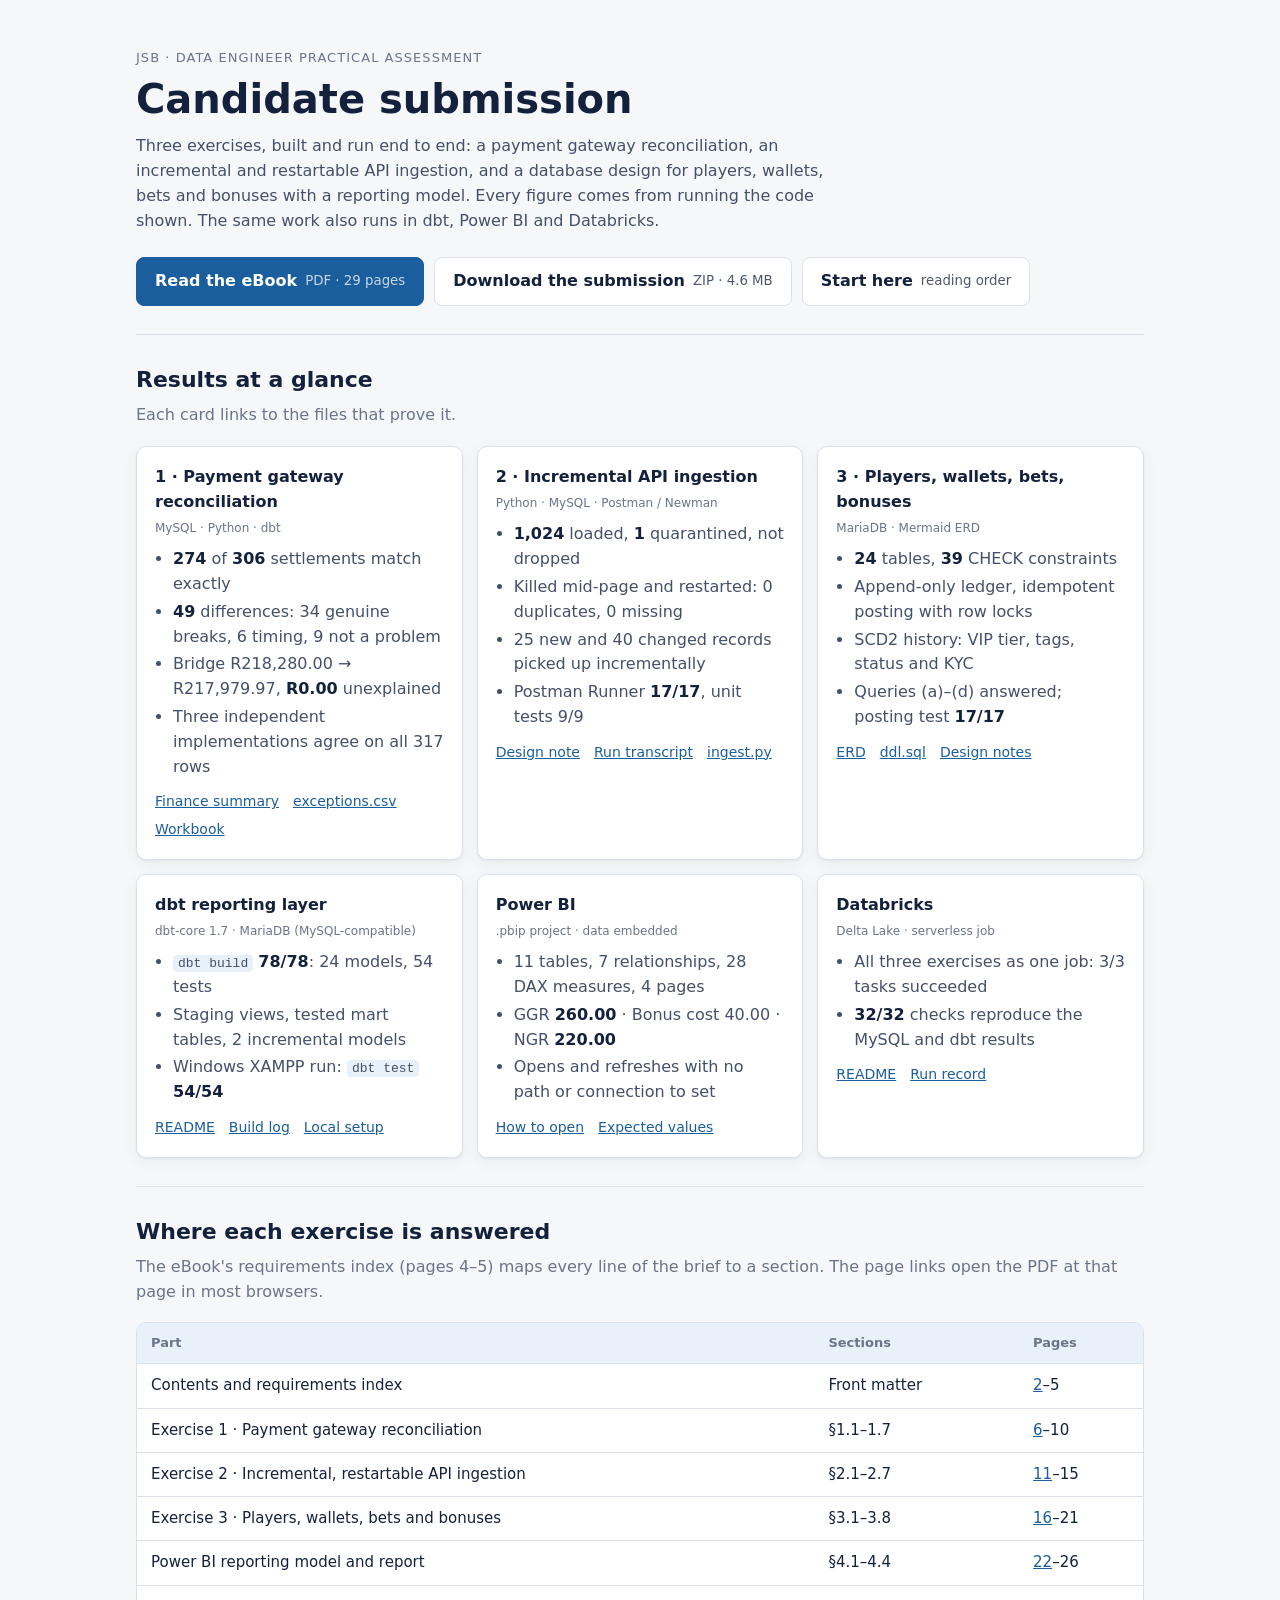
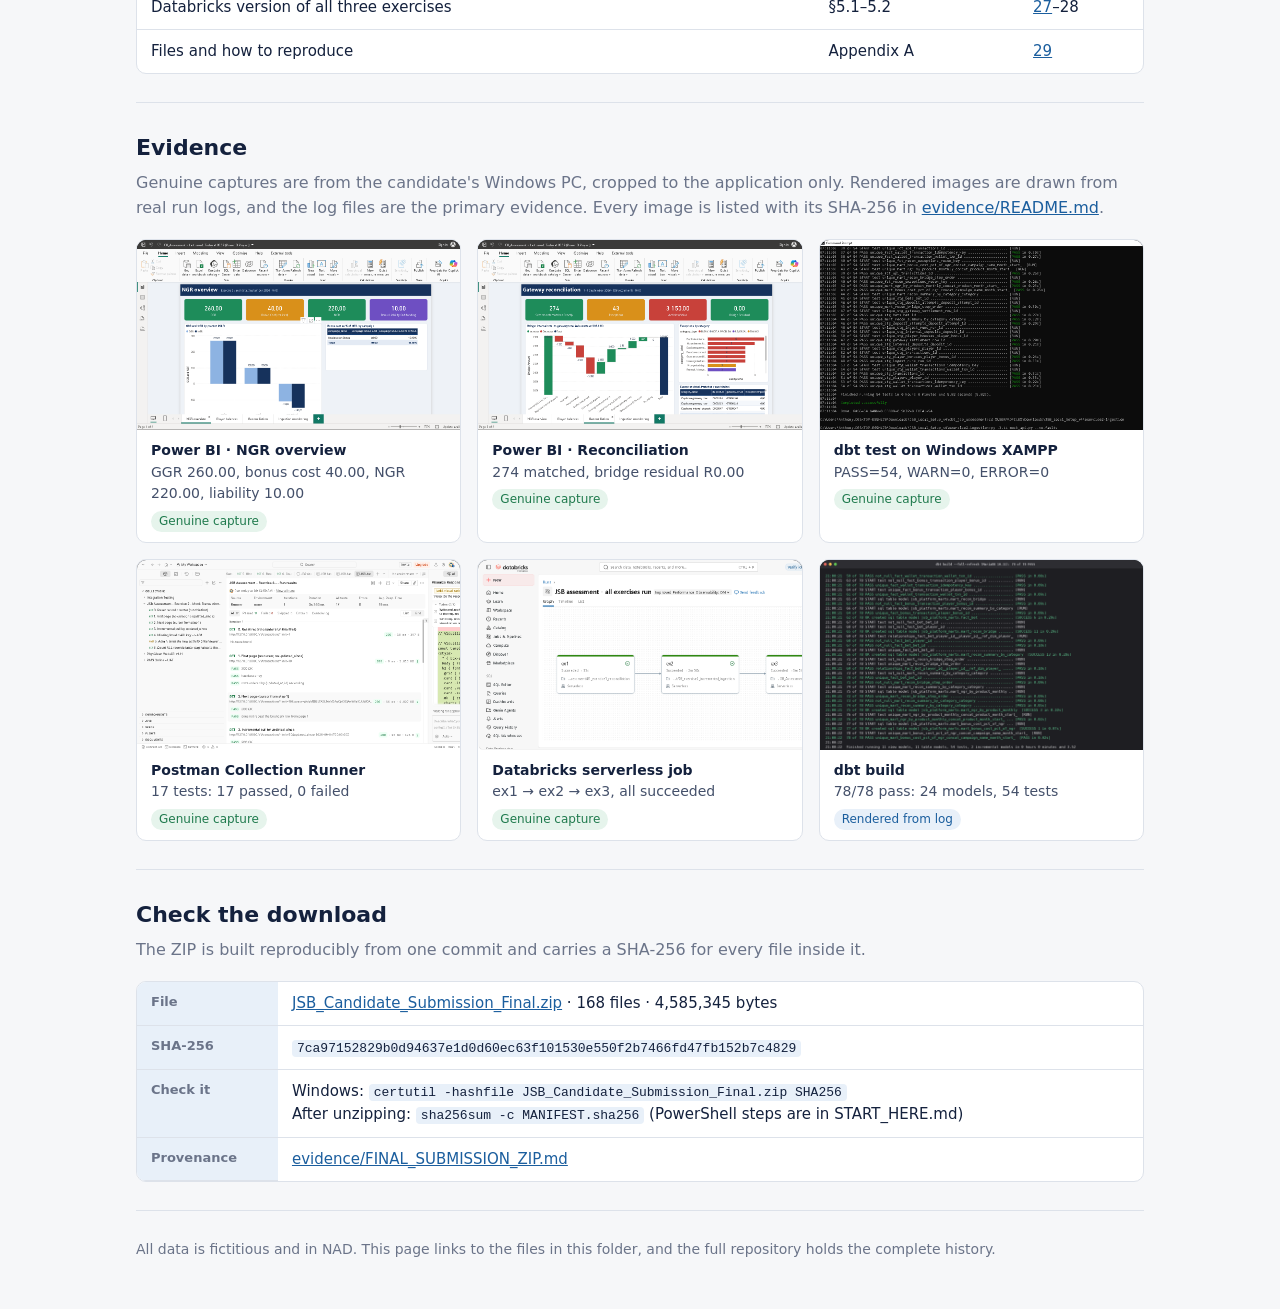
<file: candidate-assessment/index.html>
<!doctype html>
<html lang="en">
<head>
<meta charset="utf-8">
<meta name="viewport" content="width=device-width, initial-scale=1">
<meta name="robots" content="noindex, nofollow">
<title>JSB Assessment Submission</title>
<meta name="description" content="JSB Data Engineer practical assessment: reconciliation, incremental API ingestion, and database design with a reporting model.">
<style>
  :root {
    --bg: #f6f7f9; --surface: #ffffff; --ink: #14213d; --ink-2: #44506a; --muted: #6b7489;
    --line: #dde2ea; --accent: #1b5e9e; --accent-ink: #ffffff; --accent-soft: #e8f0f9;
    --good: #1f7a4d; --good-soft: #e6f4ec; --shadow: 0 1px 2px rgba(20,33,61,.06), 0 4px 16px rgba(20,33,61,.05);
  }
  @media (prefers-color-scheme: dark) {
    :root:not([data-theme="light"]) {
      --bg: #0f141c; --surface: #171e29; --ink: #e8edf5; --ink-2: #b8c2d3; --muted: #8a95a8;
      --line: #2a3444; --accent: #6aa8e8; --accent-ink: #0f141c; --accent-soft: #1c2a3c;
      --good: #5cc48f; --good-soft: #16291f; --shadow: none;
    }
  }
  :root[data-theme="dark"] {
    --bg: #0f141c; --surface: #171e29; --ink: #e8edf5; --ink-2: #b8c2d3; --muted: #8a95a8;
    --line: #2a3444; --accent: #6aa8e8; --accent-ink: #0f141c; --accent-soft: #1c2a3c;
    --good: #5cc48f; --good-soft: #16291f; --shadow: none;
  }
  * { box-sizing: border-box; }
  body { margin: 0; background: var(--bg); color: var(--ink); font: 16px/1.55 system-ui, -apple-system, "Segoe UI", Roboto, sans-serif; }
  a { color: var(--accent); }
  .wrap { max-width: 1040px; margin: 0 auto; padding: 0 16px; }
  header { padding: 48px 0 28px; }
  .eyebrow { font-size: 13px; letter-spacing: .08em; text-transform: uppercase; color: var(--muted); margin: 0 0 8px; }
  h1 { font-size: clamp(28px, 4.5vw, 40px); line-height: 1.15; margin: 0 0 12px; }
  .lede { color: var(--ink-2); max-width: 720px; margin: 0 0 24px; }
  .actions { display: flex; flex-wrap: wrap; gap: 10px; }
  .btn { display: inline-flex; align-items: center; gap: 8px; padding: 11px 18px; border-radius: 8px; font-weight: 600; text-decoration: none; border: 1px solid var(--line); background: var(--surface); color: var(--ink); }
  .btn.primary { background: var(--accent); border-color: var(--accent); color: var(--accent-ink); }
  .btn small { font-weight: 400; color: inherit; opacity: .75; }
  section { padding: 28px 0; border-top: 1px solid var(--line); }
  h2 { font-size: 22px; margin: 0 0 6px; }
  .sub { color: var(--muted); margin: 0 0 18px; }
  .grid { display: grid; gap: 14px; grid-template-columns: repeat(auto-fill, minmax(290px, 1fr)); }
  .card { background: var(--surface); border: 1px solid var(--line); border-radius: 10px; padding: 18px; box-shadow: var(--shadow); }
  .card h3 { font-size: 16px; margin: 0 0 4px; }
  .card .tag { font-size: 12px; color: var(--muted); margin: 0 0 10px; }
  .card ul { margin: 0; padding-left: 18px; color: var(--ink-2); }
  .card li { margin: 3px 0; }
  .num { font-weight: 700; color: var(--ink); font-variant-numeric: tabular-nums; }
  .card .links { margin-top: 12px; font-size: 14px; display: flex; flex-wrap: wrap; gap: 6px 14px; }
  .table-wrap { overflow-x: auto; background: var(--surface); border: 1px solid var(--line); border-radius: 10px; }
  table { width: 100%; border-collapse: collapse; font-size: 15px; }
  th, td { text-align: left; padding: 10px 14px; border-bottom: 1px solid var(--line); vertical-align: top; }
  th { font-size: 13px; color: var(--muted); font-weight: 600; background: var(--accent-soft); }
  tr:last-child td { border-bottom: 0; }
  td.pg { white-space: nowrap; font-variant-numeric: tabular-nums; }
  .shots { display: grid; gap: 16px; grid-template-columns: repeat(auto-fill, minmax(300px, 1fr)); }
  figure { margin: 0; background: var(--surface); border: 1px solid var(--line); border-radius: 10px; overflow: hidden; }
  figure a { display: block; background: #0b0f15; }
  figure img { display: block; width: 100%; height: 190px; object-fit: cover; object-position: top left; }
  figcaption { padding: 10px 14px; font-size: 14px; color: var(--ink-2); }
  figcaption b { color: var(--ink); display: block; }
  .kind { display: inline-block; font-size: 12px; padding: 1px 8px; border-radius: 99px; background: var(--good-soft); color: var(--good); margin-top: 6px; }
  .kind.gen { background: var(--accent-soft); color: var(--accent); }
  code { font: 13px/1.4 ui-monospace, SFMono-Regular, Consolas, monospace; background: var(--accent-soft); padding: 1px 5px; border-radius: 4px; word-break: break-all; }
  .note { font-size: 14px; color: var(--muted); }
  footer { padding: 28px 0 48px; border-top: 1px solid var(--line); font-size: 14px; color: var(--muted); }
</style>
</head>
<body>
<div class="wrap">

<header>
  <p class="eyebrow">JSB · Data Engineer practical assessment</p>
  <h1>Candidate submission</h1>
  <p class="lede">Three exercises, built and run end to end: a payment gateway reconciliation, an incremental and restartable API ingestion, and a database design for players, wallets, bets and bonuses with a reporting model. Every figure comes from running the code shown. The same work also runs in dbt, Power BI and Databricks.</p>
  <div class="actions">
    <a class="btn primary" href="JSB_Candidate_Submission.pdf">Read the eBook <small>PDF · 29 pages</small></a>
    <a class="btn" href="deliverables/JSB_Candidate_Submission_Final.zip" download>Download the submission <small>ZIP · 4.6 MB</small></a>
    <a class="btn" href="START_HERE.md">Start here <small>reading order</small></a>
  </div>
</header>

<section>
  <h2>Results at a glance</h2>
  <p class="sub">Each card links to the files that prove it.</p>
  <div class="grid">
    <div class="card">
      <h3>1 · Payment gateway reconciliation</h3>
      <p class="tag">MySQL · Python · dbt</p>
      <ul>
        <li><span class="num">274</span> of <span class="num">306</span> settlements match exactly</li>
        <li><span class="num">49</span> differences: 34 genuine breaks, 6 timing, 9 not a problem</li>
        <li>Bridge R218,280.00 → R217,979.97, <span class="num">R0.00</span> unexplained</li>
        <li>Three independent implementations agree on all 317 rows</li>
      </ul>
      <div class="links"><a href="exercise1-reconciliation/Finance_Summary.pdf">Finance summary</a><a href="exercise1-reconciliation/exceptions.csv">exceptions.csv</a><a href="exercise1-reconciliation/Reconciliation_Workbook.xlsx">Workbook</a></div>
    </div>
    <div class="card">
      <h3>2 · Incremental API ingestion</h3>
      <p class="tag">Python · MySQL · Postman / Newman</p>
      <ul>
        <li><span class="num">1,024</span> loaded, <span class="num">1</span> quarantined, not dropped</li>
        <li>Killed mid-page and restarted: 0 duplicates, 0 missing</li>
        <li>25 new and 40 changed records picked up incrementally</li>
        <li>Postman Runner <span class="num">17/17</span>, unit tests 9/9</li>
      </ul>
      <div class="links"><a href="exercise2-ingestion/design_note.md">Design note</a><a href="exercise2-ingestion/evidence/run_transcript.txt">Run transcript</a><a href="exercise2-ingestion/ingest.py">ingest.py</a></div>
    </div>
    <div class="card">
      <h3>3 · Players, wallets, bets, bonuses</h3>
      <p class="tag">MariaDB · Mermaid ERD</p>
      <ul>
        <li><span class="num">24</span> tables, <span class="num">39</span> CHECK constraints</li>
        <li>Append-only ledger, idempotent posting with row locks</li>
        <li>SCD2 history: VIP tier, tags, status and KYC</li>
        <li>Queries (a)–(d) answered; posting test <span class="num">17/17</span></li>
      </ul>
      <div class="links"><a href="exercise3-schema-design/erd.png">ERD</a><a href="exercise3-schema-design/ddl.sql">ddl.sql</a><a href="exercise3-schema-design/design_notes.md">Design notes</a></div>
    </div>
    <div class="card">
      <h3>dbt reporting layer</h3>
      <p class="tag">dbt-core 1.7 · MariaDB (MySQL-compatible)</p>
      <ul>
        <li><code>dbt build</code> <span class="num">78/78</span>: 24 models, 54 tests</li>
        <li>Staging views, tested mart tables, 2 incremental models</li>
        <li>Windows XAMPP run: <code>dbt test</code> <span class="num">54/54</span></li>
      </ul>
      <div class="links"><a href="dbt_jsb_assessment/README.md">README</a><a href="dbt_jsb_assessment/evidence/dbt_build_output.txt">Build log</a><a href="local_load/README.md">Local setup</a></div>
    </div>
    <div class="card">
      <h3>Power BI</h3>
      <p class="tag">.pbip project · data embedded</p>
      <ul>
        <li>11 tables, 7 relationships, 28 DAX measures, 4 pages</li>
        <li>GGR <span class="num">260.00</span> · Bonus cost 40.00 · NGR <span class="num">220.00</span></li>
        <li>Opens and refreshes with no path or connection to set</li>
      </ul>
      <div class="links"><a href="powerbi/PACKAGE_README.md">How to open</a><a href="powerbi/expected_values.md">Expected values</a></div>
    </div>
    <div class="card">
      <h3>Databricks</h3>
      <p class="tag">Delta Lake · serverless job</p>
      <ul>
        <li>All three exercises as one job: 3/3 tasks succeeded</li>
        <li><span class="num">32/32</span> checks reproduce the MySQL and dbt results</li>
      </ul>
      <div class="links"><a href="databricks/README.md">README</a><a href="databricks/evidence/databricks_run.md">Run record</a></div>
    </div>
  </div>
</section>

<section>
  <h2>Where each exercise is answered</h2>
  <p class="sub">The eBook's requirements index (pages 4–5) maps every line of the brief to a section. The page links open the PDF at that page in most browsers.</p>
  <div class="table-wrap">
    <table>
      <thead><tr><th>Part</th><th>Sections</th><th>Pages</th></tr></thead>
      <tbody>
        <tr><td>Contents and requirements index</td><td>Front matter</td><td class="pg"><a href="JSB_Candidate_Submission.pdf#page=2">2</a>–5</td></tr>
        <tr><td>Exercise 1 · Payment gateway reconciliation</td><td>§1.1–1.7</td><td class="pg"><a href="JSB_Candidate_Submission.pdf#page=6">6</a>–10</td></tr>
        <tr><td>Exercise 2 · Incremental, restartable API ingestion</td><td>§2.1–2.7</td><td class="pg"><a href="JSB_Candidate_Submission.pdf#page=11">11</a>–15</td></tr>
        <tr><td>Exercise 3 · Players, wallets, bets and bonuses</td><td>§3.1–3.8</td><td class="pg"><a href="JSB_Candidate_Submission.pdf#page=16">16</a>–21</td></tr>
        <tr><td>Power BI reporting model and report</td><td>§4.1–4.4</td><td class="pg"><a href="JSB_Candidate_Submission.pdf#page=22">22</a>–26</td></tr>
        <tr><td>Databricks version of all three exercises</td><td>§5.1–5.2</td><td class="pg"><a href="JSB_Candidate_Submission.pdf#page=27">27</a>–28</td></tr>
        <tr><td>Files and how to reproduce</td><td>Appendix A</td><td class="pg"><a href="JSB_Candidate_Submission.pdf#page=29">29</a></td></tr>
      </tbody>
    </table>
  </div>
</section>

<section>
  <h2>Evidence</h2>
  <p class="sub">Genuine captures are from the candidate's Windows PC, cropped to the application only. Rendered images are drawn from real run logs, and the log files are the primary evidence. Every image is listed with its SHA-256 in <a href="evidence/README.md">evidence/README.md</a>.</p>
  <div class="shots">
    <figure><a href="powerbi/screenshots/01_page1_ngr_overview.png"><img src="powerbi/screenshots/01_page1_ngr_overview.png" alt="Power BI Desktop, NGR overview page: GGR 260, bonus cost 40, NGR 220, liability 10" loading="lazy"></a>
      <figcaption><b>Power BI · NGR overview</b>GGR 260.00, bonus cost 40.00, NGR 220.00, liability 10.00<br><span class="kind">Genuine capture</span></figcaption></figure>
    <figure><a href="powerbi/screenshots/03_page3_reconciliation.png"><img src="powerbi/screenshots/03_page3_reconciliation.png" alt="Power BI Desktop, reconciliation page with the bridge waterfall" loading="lazy"></a>
      <figcaption><b>Power BI · Reconciliation</b>274 matched, bridge residual R0.00<br><span class="kind">Genuine capture</span></figcaption></figure>
    <figure><a href="local_load/screenshots/07_windows_xampp_dbt_test.png"><img src="local_load/screenshots/07_windows_xampp_dbt_test.png" alt="Windows Command Prompt: dbt test PASS=54 on XAMPP MariaDB" loading="lazy"></a>
      <figcaption><b>dbt test on Windows XAMPP</b>PASS=54, WARN=0, ERROR=0<br><span class="kind">Genuine capture</span></figcaption></figure>
    <figure><a href="exercise2-ingestion/screenshots/09_postman_runner_clean_summary.png"><img src="exercise2-ingestion/screenshots/09_postman_runner_clean_summary.png" alt="Postman Collection Runner: 17 passed, 0 failed" loading="lazy"></a>
      <figcaption><b>Postman Collection Runner</b>17 tests: 17 passed, 0 failed<br><span class="kind">Genuine capture</span></figcaption></figure>
    <figure><a href="databricks/screenshots/02_serverless_job_success.png"><img src="databricks/screenshots/02_serverless_job_success.png" alt="Databricks job run graph: ex1, ex2 and ex3 all succeeded" loading="lazy"></a>
      <figcaption><b>Databricks serverless job</b>ex1 → ex2 → ex3, all succeeded<br><span class="kind">Genuine capture</span></figcaption></figure>
    <figure><a href="dbt_jsb_assessment/screenshots/01_dbt_build.png"><img src="dbt_jsb_assessment/screenshots/01_dbt_build.png" alt="dbt build output: 78 of 78 pass" loading="lazy"></a>
      <figcaption><b>dbt build</b>78/78 pass: 24 models, 54 tests<br><span class="kind gen">Rendered from log</span></figcaption></figure>
  </div>
</section>

<section>
  <h2>Check the download</h2>
  <p class="sub">The ZIP is built reproducibly from one commit and carries a SHA-256 for every file inside it.</p>
  <div class="table-wrap">
    <table>
      <tbody>
        <tr><th scope="row">File</th><td><a href="deliverables/JSB_Candidate_Submission_Final.zip" download>JSB_Candidate_Submission_Final.zip</a> · 168 files · 4,585,345 bytes</td></tr>
        <tr><th scope="row">SHA-256</th><td><code>7ca97152829b0d94637e1d0d60ec63f101530e550f2b7466fd47fb152b7c4829</code></td></tr>
        <tr><th scope="row">Check it</th><td>Windows: <code>certutil -hashfile JSB_Candidate_Submission_Final.zip SHA256</code><br>After unzipping: <code>sha256sum -c MANIFEST.sha256</code> (PowerShell steps are in START_HERE.md)</td></tr>
        <tr><th scope="row">Provenance</th><td><a href="evidence/FINAL_SUBMISSION_ZIP.md">evidence/FINAL_SUBMISSION_ZIP.md</a></td></tr>
      </tbody>
    </table>
  </div>
</section>

<footer>
  All data is fictitious and in NAD. This page links to the files in this folder, and the full repository holds the complete history.
</footer>

</div>
</body>
</html>
</file>
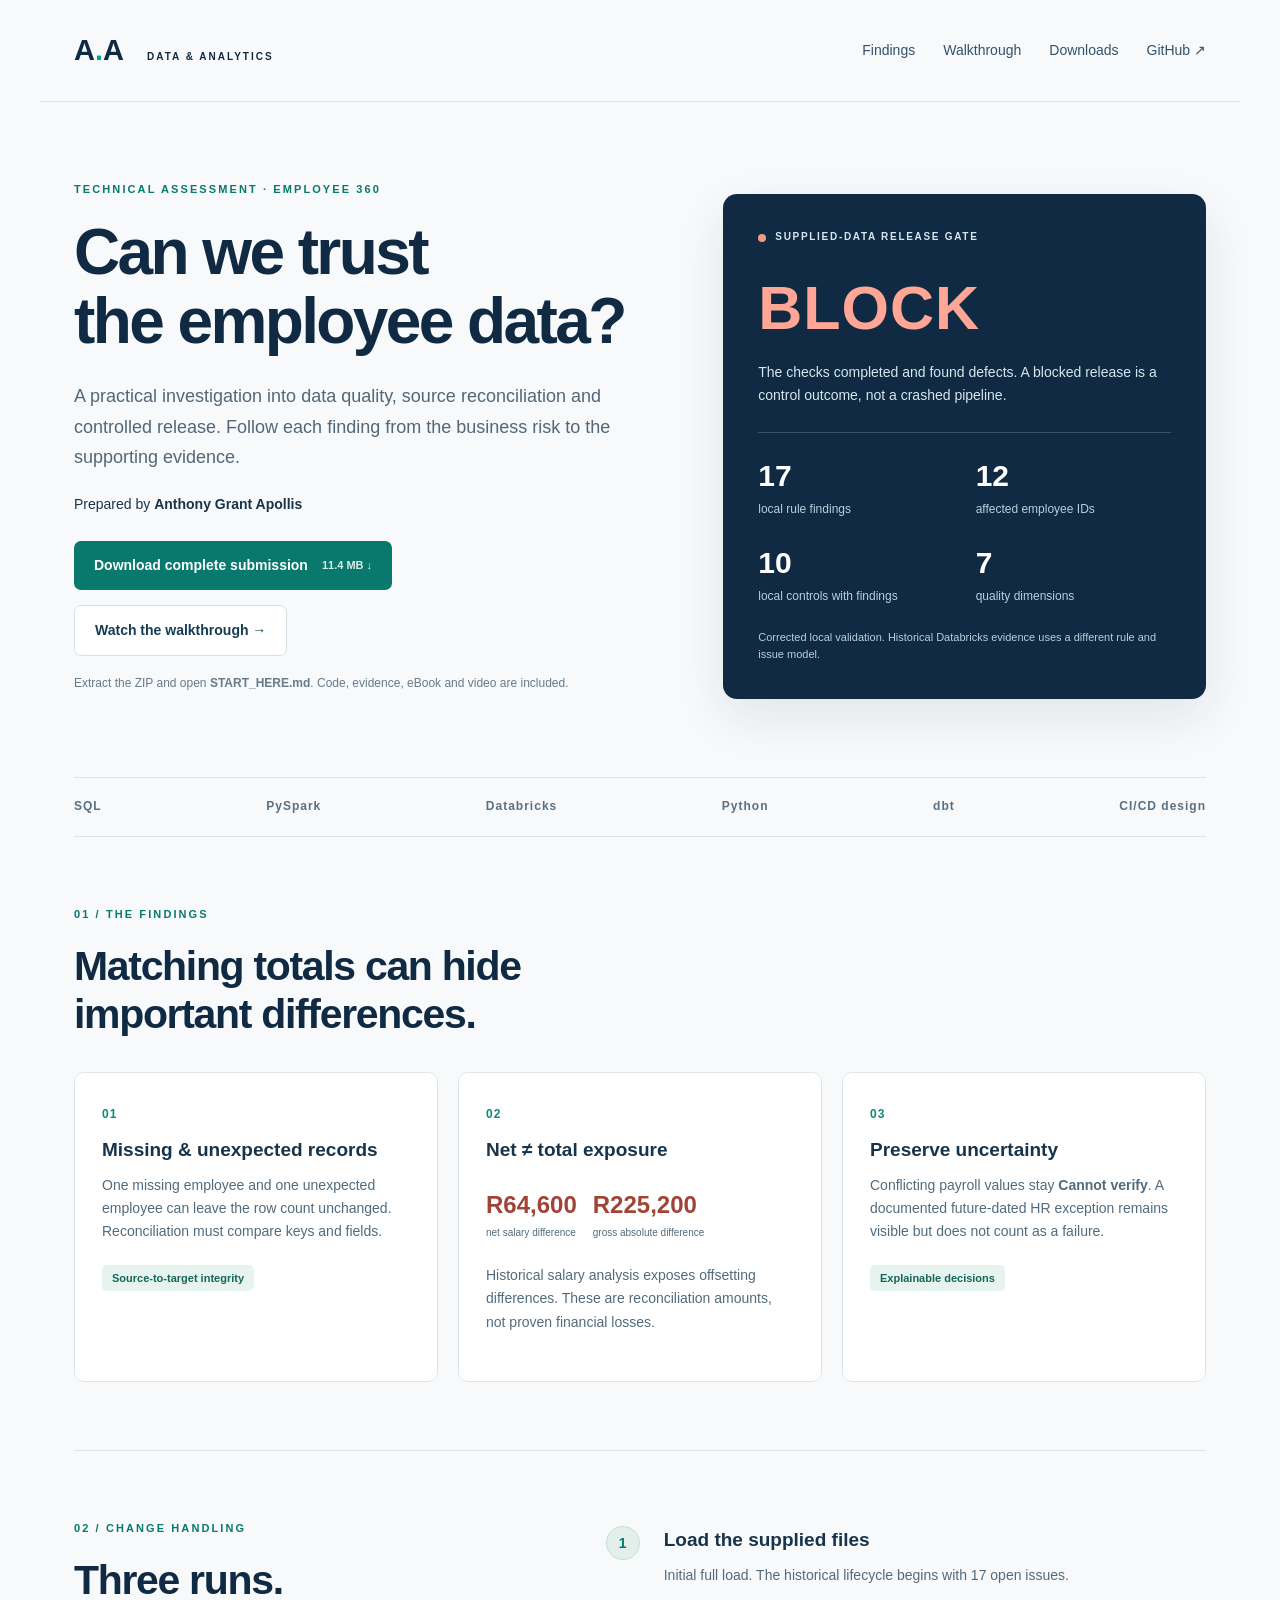
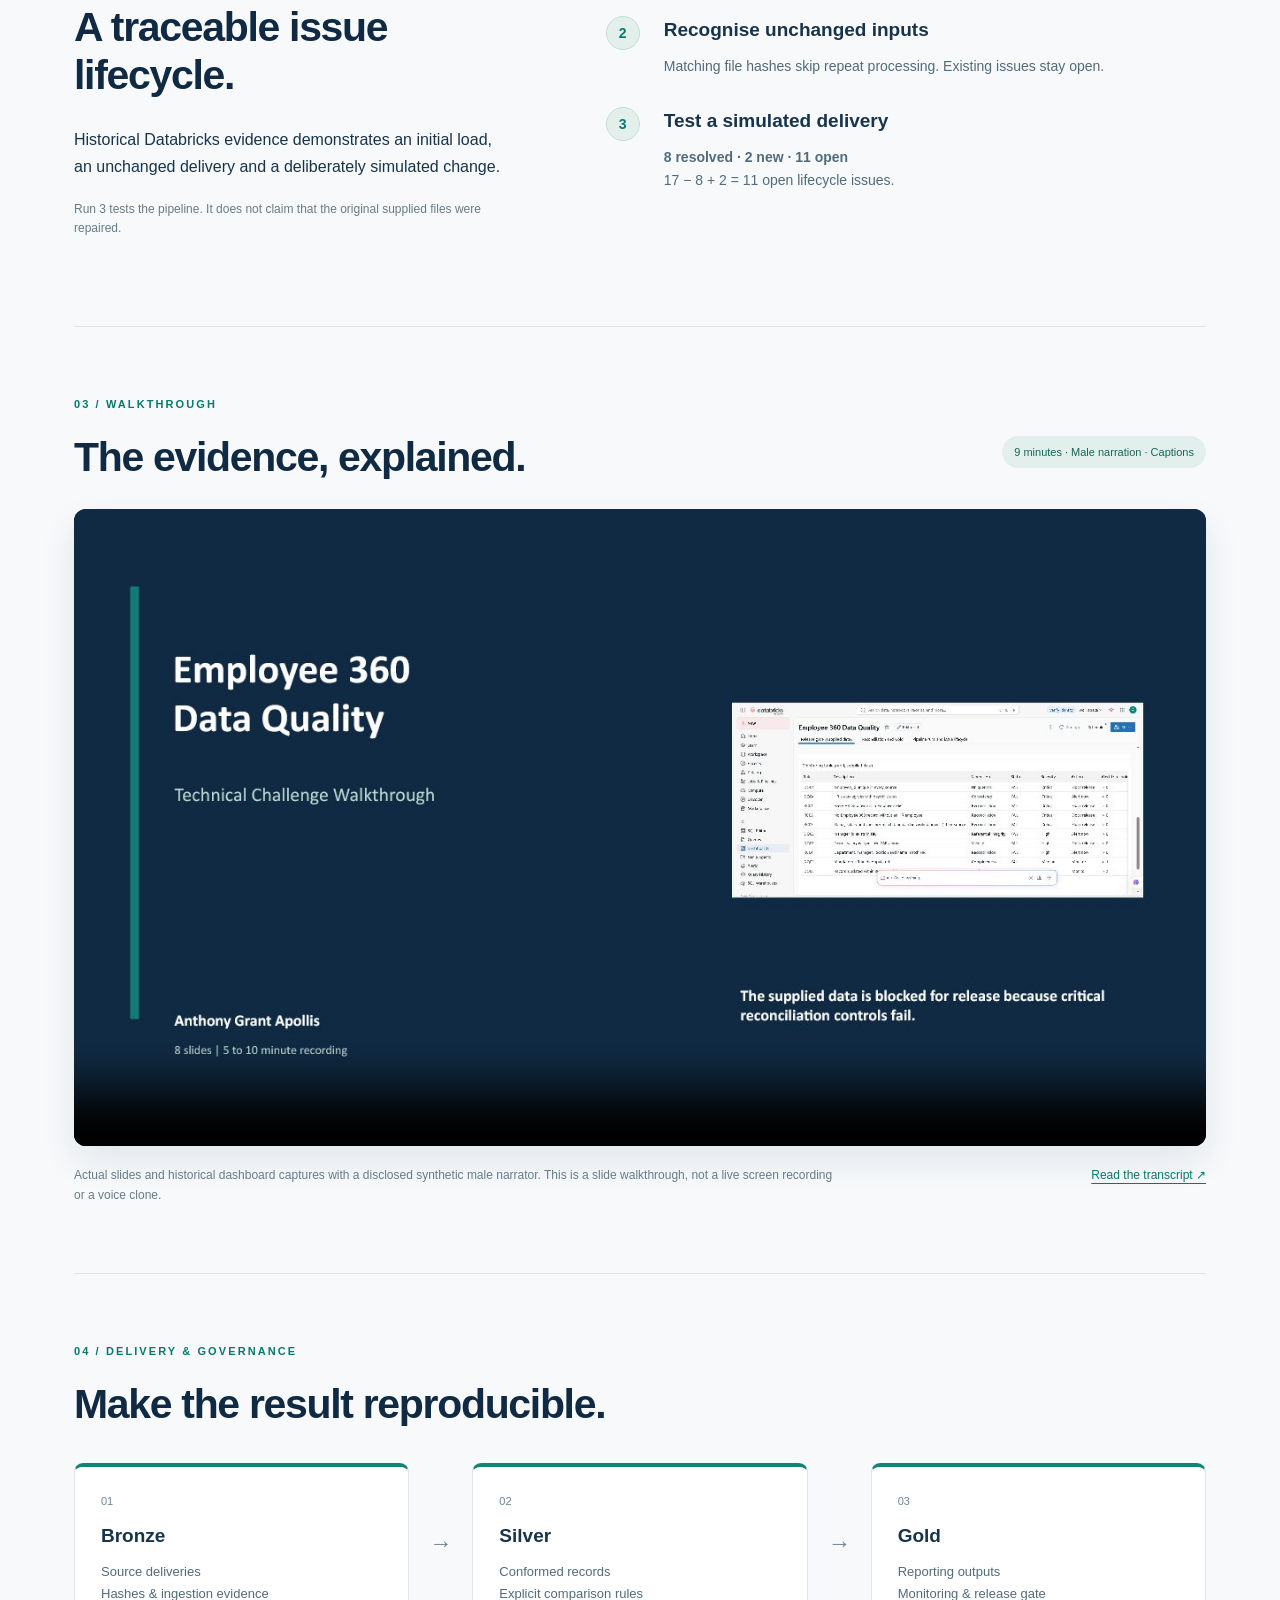
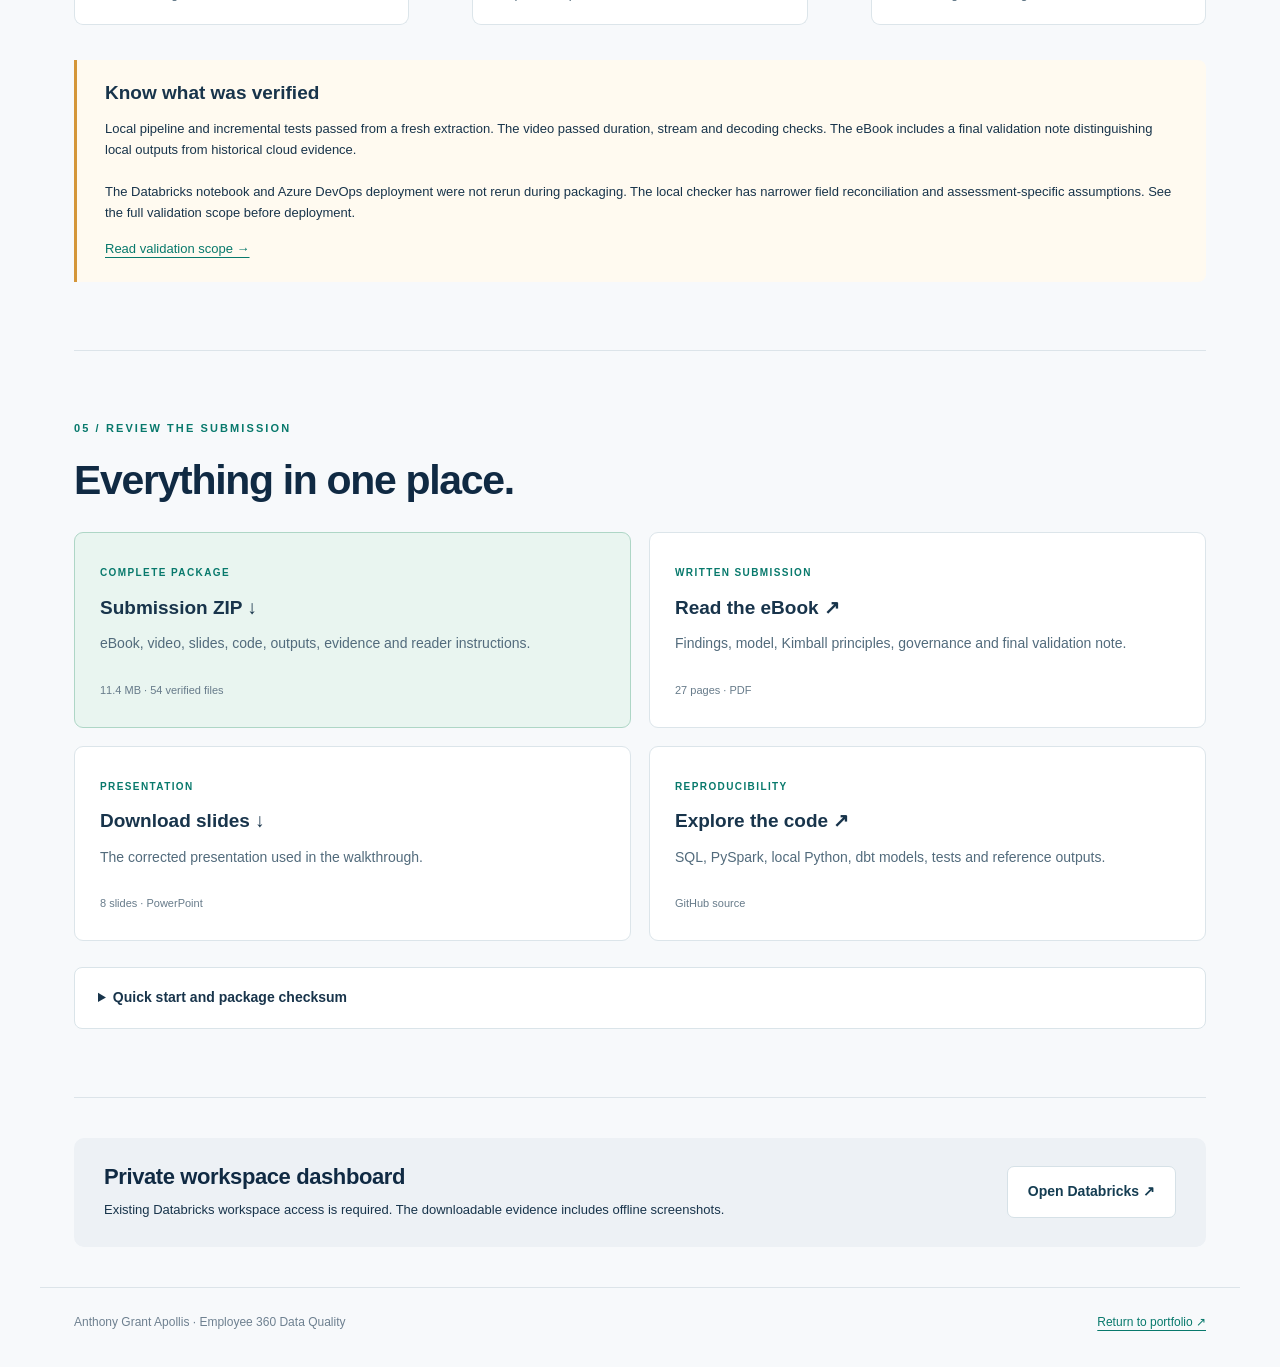
<file: employee360/index.html>
<!doctype html>
<html lang="en"><head><meta charset="utf-8"><meta name="viewport" content="width=device-width, initial-scale=1"><title>Employee 360 | Anthony Grant Apollis</title><meta name="description" content="Employee 360 data-quality assessment: executable controls, reconciliation, incremental loading, governance and a nine-minute walkthrough by Anthony Grant Apollis."><meta name="theme-color" content="#102a43"><link rel="stylesheet" href="style.css"></head>
<body><a class="skip" href="#main">Skip to content</a>
<header class="header"><a class="brand" href="#">A<span>.</span>A <small>DATA &amp; ANALYTICS</small></a><nav aria-label="Main"><a href="#findings">Findings</a><a href="#walkthrough">Walkthrough</a><a href="#resources">Downloads</a><a href="https://github.com/anthonyapollis/Libstar-Product-Analytics/tree/master/employee360">GitHub ↗</a></nav></header>
<main id="main"><section class="hero"><div><p class="eyebrow">TECHNICAL ASSESSMENT · EMPLOYEE 360</p><h1>Can we trust<br> the employee data?</h1><p class="lead">A practical investigation into data quality, source reconciliation and controlled release. Follow each finding from the business risk to the supporting evidence.</p><p class="author">Prepared by <strong>Anthony Grant Apollis</strong></p><div class="actions"><a class="button primary" href="downloads/Employee360_DQ_FINAL_Male_Voice.zip" download>Download complete submission <span>11.4 MB ↓</span></a><a class="button secondary" href="#walkthrough">Watch the walkthrough →</a></div><p class="fine">Extract the ZIP and open <strong>START_HERE.md</strong>. Code, evidence, eBook and video are included.</p></div>
<aside class="decision"><div class="decision-head"><span class="dot"></span> SUPPLIED-DATA RELEASE GATE</div><p class="block">BLOCK</p><p>The checks completed and found defects. A blocked release is a control outcome, not a crashed pipeline.</p><div class="decision-grid"><div><strong>17</strong><span>local rule findings</span></div><div><strong>12</strong><span>affected employee IDs</span></div><div><strong>10</strong><span>local controls with findings</span></div><div><strong>7</strong><span>quality dimensions</span></div></div><p class="fine">Corrected local validation. Historical Databricks evidence uses a different rule and issue model.</p></aside></section>
<div class="techbar" aria-label="Project technologies"><span>SQL</span><span>PySpark</span><span>Databricks</span><span>Python</span><span>dbt</span><span>CI/CD design</span></div>
<section id="findings" class="section"><p class="eyebrow">01 / THE FINDINGS</p><h2>Matching totals can hide<br> important differences.</h2><div class="cards"><article class="card"><span class="number">01</span><h3>Missing &amp; unexpected records</h3><p>One missing employee and one unexpected employee can leave the row count unchanged. Reconciliation must compare keys and fields.</p><div class="tag">Source-to-target integrity</div></article><article class="card"><span class="number">02</span><h3>Net ≠ total exposure</h3><div class="money"><span>R64,600<small>net salary difference</small></span><span>R225,200<small>gross absolute difference</small></span></div><p>Historical salary analysis exposes offsetting differences. These are reconciliation amounts, not proven financial losses.</p></article><article class="card"><span class="number">03</span><h3>Preserve uncertainty</h3><p>Conflicting payroll values stay <strong>Cannot verify</strong>. A documented future-dated HR exception remains visible but does not count as a failure.</p><div class="tag">Explainable decisions</div></article></div></section>
<section class="section split"><div><p class="eyebrow">02 / CHANGE HANDLING</p><h2>Three runs.<br> A traceable issue lifecycle.</h2><p>Historical Databricks evidence demonstrates an initial load, an unchanged delivery and a deliberately simulated change.</p><p class="fine">Run 3 tests the pipeline. It does not claim that the original supplied files were repaired.</p></div><div class="timeline"><article><b>1</b><div><h3>Load the supplied files</h3><p>Initial full load. The historical lifecycle begins with 17 open issues.</p></div></article><article><b>2</b><div><h3>Recognise unchanged inputs</h3><p>Matching file hashes skip repeat processing. Existing issues stay open.</p></div></article><article><b>3</b><div><h3>Test a simulated delivery</h3><p><strong>8 resolved · 2 new · 11 open</strong><br> 17 − 8 + 2 = 11 open lifecycle issues.</p></div></article></div></section>
<section id="walkthrough" class="section video-section"><div class="section-title"><div><p class="eyebrow">03 / WALKTHROUGH</p><h2>The evidence, explained.</h2></div><span class="pill">9 minutes · Male narration · Captions</span></div><video controls preload="none" poster="video-poster.jpg" aria-label="Employee 360 nine-minute narrated slide walkthrough"><source src="submission/video/Employee360_DQ_Full_Walkthrough.mp4" type="video/mp4">Your browser does not support embedded video. <a href="submission/video/Employee360_DQ_Full_Walkthrough.mp4">Download the MP4</a>.</video><div class="video-notes"><p>Actual slides and historical dashboard captures with a disclosed synthetic male narrator. This is a slide walkthrough, not a live screen recording or a voice clone.</p><a href="submission/video/NARRATION_TRANSCRIPT.md">Read the transcript ↗</a></div></section>
<section class="section"><p class="eyebrow">04 / DELIVERY &amp; GOVERNANCE</p><h2>Make the result reproducible.</h2><div class="pipeline" aria-label="Pipeline stages"><div><small>01</small><h3>Bronze</h3><p>Source deliveries<br> Hashes &amp; ingestion evidence</p></div><span aria-hidden="true">→</span><div><small>02</small><h3>Silver</h3><p>Conformed records<br> Explicit comparison rules</p></div><span aria-hidden="true">→</span><div><small>03</small><h3>Gold</h3><p>Reporting outputs<br> Monitoring &amp; release gate</p></div></div><div class="scope"><h3>Know what was verified</h3><p>Local pipeline and incremental tests passed from a fresh extraction. The video passed duration, stream and decoding checks. The eBook includes a final validation note distinguishing local outputs from historical cloud evidence.</p><p>The Databricks notebook and Azure DevOps deployment were not rerun during packaging. The local checker has narrower field reconciliation and assessment-specific assumptions. See the full validation scope before deployment.</p><a href="submission/VALIDATION_SCOPE.md">Read validation scope →</a></div></section>
<section id="resources" class="section resources"><p class="eyebrow">05 / REVIEW THE SUBMISSION</p><h2>Everything in one place.</h2><div class="resource-grid"><a class="resource featured" href="downloads/Employee360_DQ_FINAL_Male_Voice.zip" download><span>COMPLETE PACKAGE</span><h3>Submission ZIP ↓</h3><p>eBook, video, slides, code, outputs, evidence and reader instructions.</p><small>11.4 MB · 54 verified files</small></a><a class="resource" href="submission/ebook/Employee360_DQ_Submission_Final.pdf"><span>WRITTEN SUBMISSION</span><h3>Read the eBook ↗</h3><p>Findings, model, Kimball principles, governance and final validation note.</p><small>27 pages · PDF</small></a><a class="resource" href="submission/presentation/Employee360_DQ_Walkthrough_Anthony_Apollis.pptx" download><span>PRESENTATION</span><h3>Download slides ↓</h3><p>The corrected presentation used in the walkthrough.</p><small>8 slides · PowerPoint</small></a><a class="resource" href="https://github.com/anthonyapollis/Libstar-Product-Analytics/tree/master/employee360/submission"><span>REPRODUCIBILITY</span><h3>Explore the code ↗</h3><p>SQL, PySpark, local Python, dbt models, tests and reference outputs.</p><small>GitHub source</small></a></div><details><summary>Quick start and package checksum</summary><p>Extract the ZIP into a new empty folder, open <strong>START_HERE.md</strong>, then run from that extracted submission folder:</p><pre><code>python -m pip install -r requirements.txt
python tests/test_pipeline.py
python tests/test_incremental.py</code></pre><p>Expected local result: 17 findings, 12 employee IDs and BLOCK. Passing tests confirm the expected defects are detected.</p><p>ZIP SHA-256:</p><code class="hash">98614bf50a67bf9c0c5115a05c7f6d813260092a05d6109f520a31a05bc650d2</code><p><a href="downloads/Employee360_DQ_FINAL_Male_Voice.zip.sha256">Download checksum file</a></p></details></section>
<section class="private"><div><h2>Private workspace dashboard</h2><p>Existing Databricks workspace access is required. The downloadable evidence includes offline screenshots.</p></div><a class="button secondary" href="https://dbc-ea48b979-9753.cloud.databricks.com/dashboardsv3/01f1c4297bf619938e952fea8dfa289b/published">Open Databricks ↗</a></section></main>
<footer><span>Anthony Grant Apollis · Employee 360 Data Quality</span><a href="../">Return to portfolio ↗</a></footer></body></html>
</file>
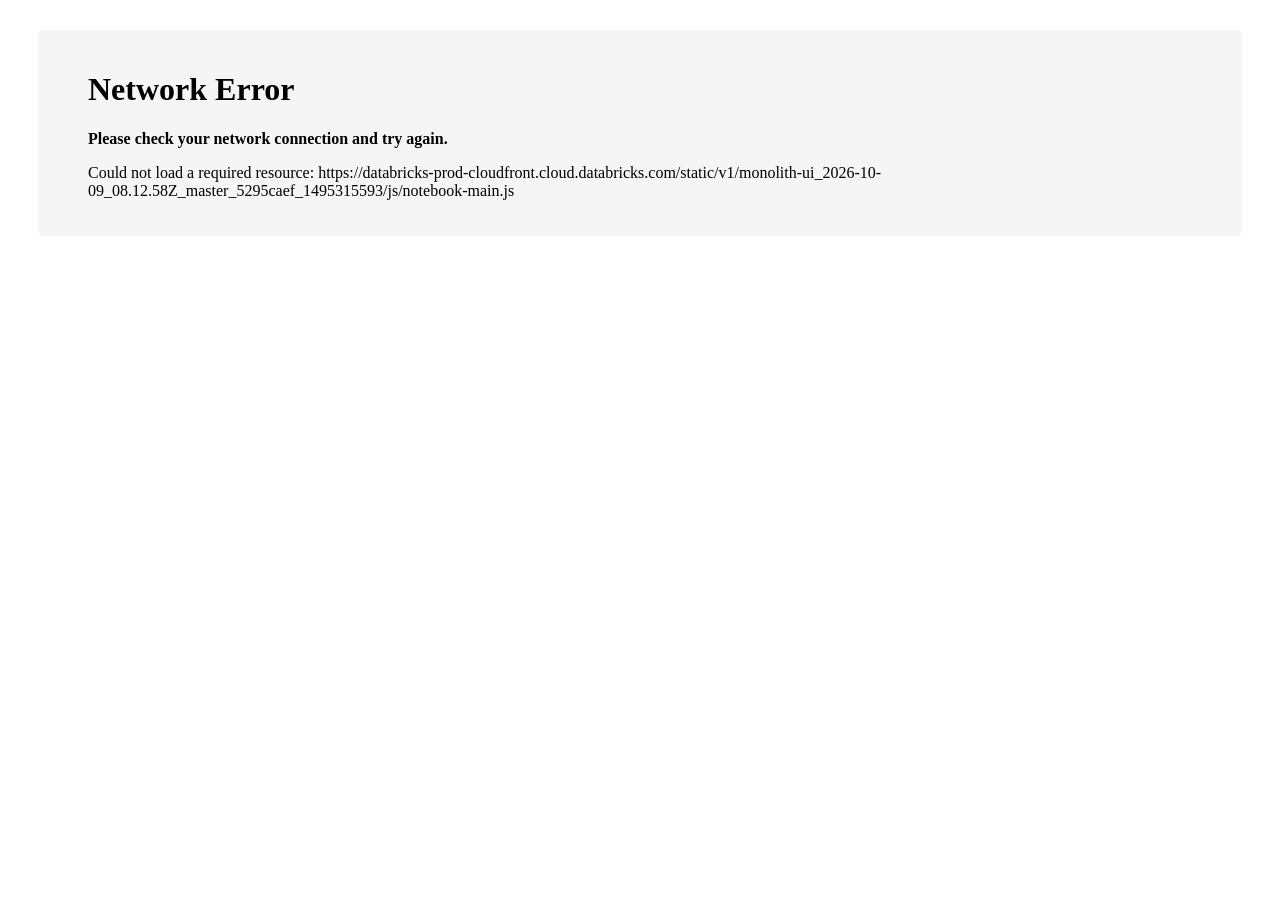
<file: inference-data-qa/evidence/databricks_exports/run1_full_load_task677109967167783.html>
<!DOCTYPE html>
<html>
<head>
  <meta name="databricks-html-version" content="1">
<title>4b1a198e-db49-4f63-aced-d175056e769e - Databricks</title>

<meta charset="utf-8">
<meta name="google" content="notranslate">
<meta name="robots" content="nofollow, noindex">
<meta http-equiv="Content-Language" content="en">
<meta http-equiv="Content-Type" content="text/html; charset=UTF8">

<link rel="stylesheet" type="text/css" href="https://databricks-prod-cloudfront.cloud.databricks.com/static/v1/monolith-ui_2026-10-09_08.12.58Z_master_5295caef_1495315593/css/notebook-main.css">
<link rel="icon" type="image/png" href="https://databricks-prod-cloudfront.cloud.databricks.com/static/v1/monolith-ui_2026-10-09_08.12.58Z_master_5295caef_1495315593/login/favicon.ico"/>
<script>window.__STATIC_SETTINGS__ = {"sandboxForSandboxFrame":"allow-scripts allow-popups allow-popups-to-escape-sandbox allow-forms allow-same-origin allow-downloads","databricks.fe.deploymentMode":"production","deploymentMode":"production","staticNotebookResourceUrl_new":"https://databricks-prod-cloudfront.cloud.databricks.com/static/v1/monolith-ui_2026-10-09_08.12.58Z_master_5295caef_1495315593/","databricks.fe.eda.sandboxForSandboxFrame":"allow-scripts allow-popups allow-popups-to-escape-sandbox allow-forms allow-same-origin allow-downloads","enableResultsDownloading":true,"disableExportNotebook":false,"enableNotebookTableClipboard":true,"enableExportNotebook":true,"staticNotebookResourceUrl":"https://databricks-prod-cloudfront.cloud.databricks.com/static/v1/monolith-ui_2026-10-09_08.12.58Z_master_5295caef_1495315593/","disableResultsDownloading":true};</script>
<script>var __DATABRICKS_NOTEBOOK_MODEL = '[base64]';</script>

</head>
<body>  <script>
window.addEventListener('load', function(event) {
  if (window.mainJsLoadError) {
    var u = 'https://databricks-prod-cloudfront.cloud.databricks.com/static/v1/monolith-ui_2026-10-09_08.12.58Z_master_5295caef_1495315593/js/notebook-main.js';
    var b = document.getElementsByTagName('body')[0];
    var c = document.createElement('div');
    c.innerHTML = ('<h1 class="error-static-notebook">Network Error</h1>' +
      '<p><b>Please check your network connection and try again.</b></p>' +
      '<p>Could not load a required resource: ' + u + '</p>');
    c.style.margin = '30px';
    c.style.padding = '20px 50px';
    c.style.backgroundColor = '#f5f5f5';
    c.style.borderRadius = '5px';
    b.appendChild(c);
  }
});
</script>
<script
 src="https://databricks-prod-cloudfront.cloud.databricks.com/static/v1/monolith-ui_2026-10-09_08.12.58Z_master_5295caef_1495315593/js/notebook-main.js"
 onerror="window.mainJsLoadError = true;"
 charset="utf-8"></script>
<script
 src="https://databricks-prod-cloudfront.cloud.databricks.com/static/v1/monolith-ui_2026-10-09_08.12.58Z_master_5295caef_1495315593/js/metrics-graphics.js"
 onerror="window.mainJsLoadError = true;"
 charset="utf-8"></script>
</body>
</html>
</file>
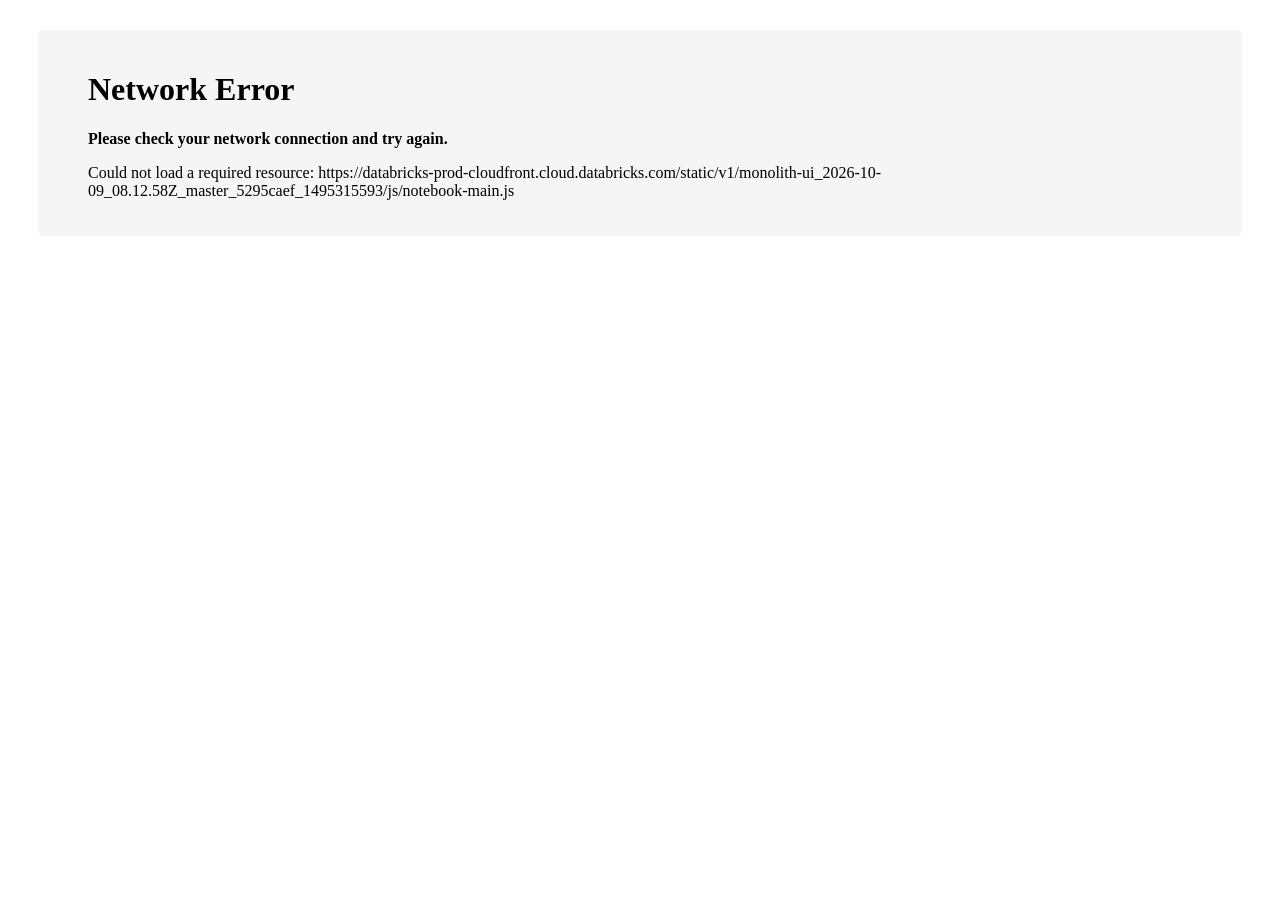
<file: inference-data-qa/evidence/databricks_exports/run2_unchanged_rerun_task299320886146837.html>
<!DOCTYPE html>
<html>
<head>
  <meta name="databricks-html-version" content="1">
<title>7502191b-b5a0-4a1e-b88f-335f845ba85f - Databricks</title>

<meta charset="utf-8">
<meta name="google" content="notranslate">
<meta name="robots" content="nofollow, noindex">
<meta http-equiv="Content-Language" content="en">
<meta http-equiv="Content-Type" content="text/html; charset=UTF8">

<link rel="stylesheet" type="text/css" href="https://databricks-prod-cloudfront.cloud.databricks.com/static/v1/monolith-ui_2026-10-09_08.12.58Z_master_5295caef_1495315593/css/notebook-main.css">
<link rel="icon" type="image/png" href="https://databricks-prod-cloudfront.cloud.databricks.com/static/v1/monolith-ui_2026-10-09_08.12.58Z_master_5295caef_1495315593/login/favicon.ico"/>
<script>window.__STATIC_SETTINGS__ = {"sandboxForSandboxFrame":"allow-scripts allow-popups allow-popups-to-escape-sandbox allow-forms allow-same-origin allow-downloads","databricks.fe.deploymentMode":"production","deploymentMode":"production","staticNotebookResourceUrl_new":"https://databricks-prod-cloudfront.cloud.databricks.com/static/v1/monolith-ui_2026-10-09_08.12.58Z_master_5295caef_1495315593/","databricks.fe.eda.sandboxForSandboxFrame":"allow-scripts allow-popups allow-popups-to-escape-sandbox allow-forms allow-same-origin allow-downloads","enableResultsDownloading":true,"disableExportNotebook":false,"enableNotebookTableClipboard":true,"enableExportNotebook":true,"staticNotebookResourceUrl":"https://databricks-prod-cloudfront.cloud.databricks.com/static/v1/monolith-ui_2026-10-09_08.12.58Z_master_5295caef_1495315593/","disableResultsDownloading":true};</script>
<script>var __DATABRICKS_NOTEBOOK_MODEL = '[base64]';</script>

</head>
<body>  <script>
window.addEventListener('load', function(event) {
  if (window.mainJsLoadError) {
    var u = 'https://databricks-prod-cloudfront.cloud.databricks.com/static/v1/monolith-ui_2026-10-09_08.12.58Z_master_5295caef_1495315593/js/notebook-main.js';
    var b = document.getElementsByTagName('body')[0];
    var c = document.createElement('div');
    c.innerHTML = ('<h1 class="error-static-notebook">Network Error</h1>' +
      '<p><b>Please check your network connection and try again.</b></p>' +
      '<p>Could not load a required resource: ' + u + '</p>');
    c.style.margin = '30px';
    c.style.padding = '20px 50px';
    c.style.backgroundColor = '#f5f5f5';
    c.style.borderRadius = '5px';
    b.appendChild(c);
  }
});
</script>
<script
 src="https://databricks-prod-cloudfront.cloud.databricks.com/static/v1/monolith-ui_2026-10-09_08.12.58Z_master_5295caef_1495315593/js/notebook-main.js"
 onerror="window.mainJsLoadError = true;"
 charset="utf-8"></script>
<script
 src="https://databricks-prod-cloudfront.cloud.databricks.com/static/v1/monolith-ui_2026-10-09_08.12.58Z_master_5295caef_1495315593/js/metrics-graphics.js"
 onerror="window.mainJsLoadError = true;"
 charset="utf-8"></script>
</body>
</html>
</file>
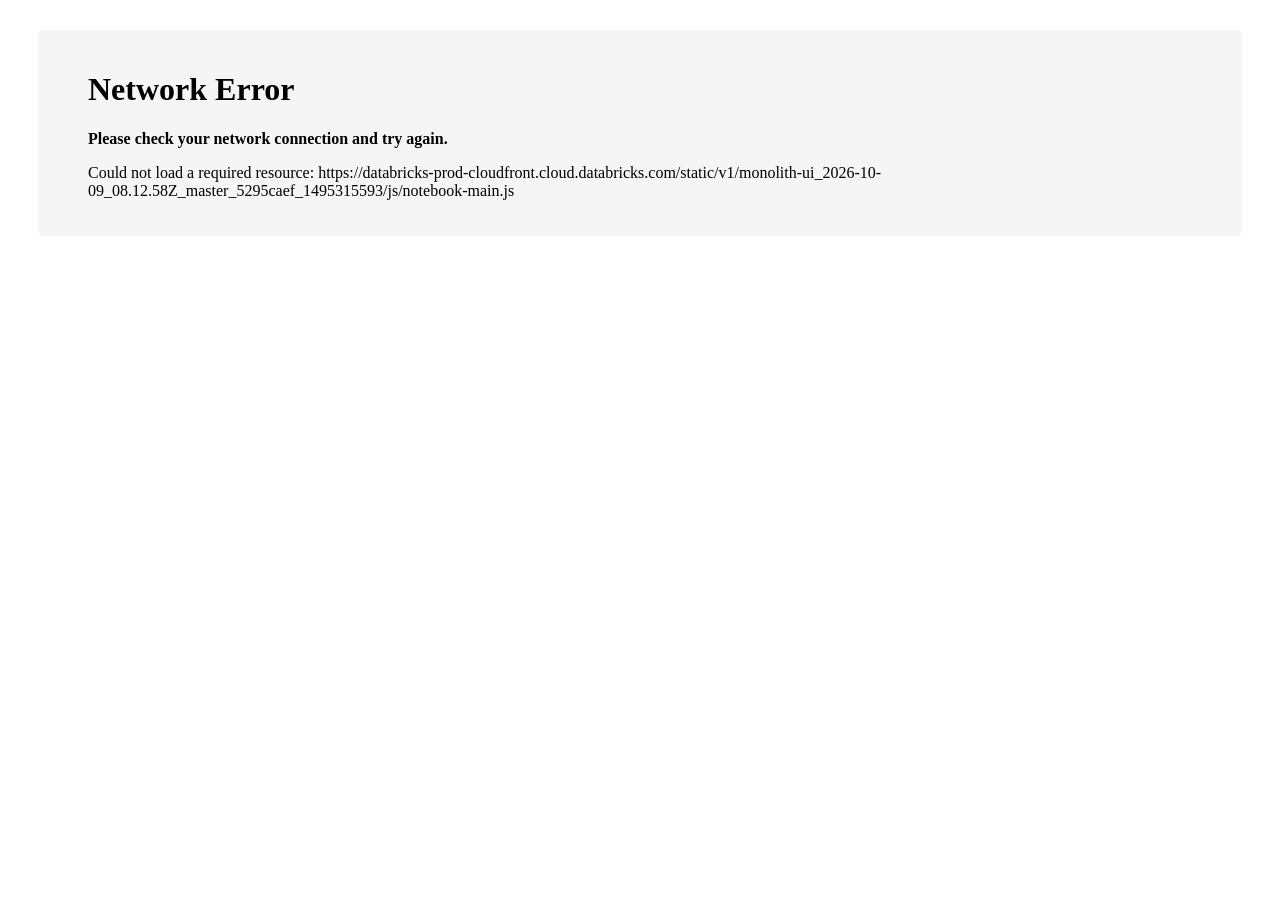
<file: inference-data-qa/evidence/databricks_exports/run3_simulated_fixes_task599987566794325.html>
<!DOCTYPE html>
<html>
<head>
  <meta name="databricks-html-version" content="1">
<title>d3076b53-86ba-430b-905b-9aae9a7b6f0f - Databricks</title>

<meta charset="utf-8">
<meta name="google" content="notranslate">
<meta name="robots" content="nofollow, noindex">
<meta http-equiv="Content-Language" content="en">
<meta http-equiv="Content-Type" content="text/html; charset=UTF8">

<link rel="stylesheet" type="text/css" href="https://databricks-prod-cloudfront.cloud.databricks.com/static/v1/monolith-ui_2026-10-09_08.12.58Z_master_5295caef_1495315593/css/notebook-main.css">
<link rel="icon" type="image/png" href="https://databricks-prod-cloudfront.cloud.databricks.com/static/v1/monolith-ui_2026-10-09_08.12.58Z_master_5295caef_1495315593/login/favicon.ico"/>
<script>window.__STATIC_SETTINGS__ = {"sandboxForSandboxFrame":"allow-scripts allow-popups allow-popups-to-escape-sandbox allow-forms allow-same-origin allow-downloads","databricks.fe.deploymentMode":"production","deploymentMode":"production","staticNotebookResourceUrl_new":"https://databricks-prod-cloudfront.cloud.databricks.com/static/v1/monolith-ui_2026-10-09_08.12.58Z_master_5295caef_1495315593/","databricks.fe.eda.sandboxForSandboxFrame":"allow-scripts allow-popups allow-popups-to-escape-sandbox allow-forms allow-same-origin allow-downloads","enableResultsDownloading":true,"disableExportNotebook":false,"enableNotebookTableClipboard":true,"enableExportNotebook":true,"staticNotebookResourceUrl":"https://databricks-prod-cloudfront.cloud.databricks.com/static/v1/monolith-ui_2026-10-09_08.12.58Z_master_5295caef_1495315593/","disableResultsDownloading":true};</script>
<script>var __DATABRICKS_NOTEBOOK_MODEL = '[base64]';</script>

</head>
<body>  <script>
window.addEventListener('load', function(event) {
  if (window.mainJsLoadError) {
    var u = 'https://databricks-prod-cloudfront.cloud.databricks.com/static/v1/monolith-ui_2026-10-09_08.12.58Z_master_5295caef_1495315593/js/notebook-main.js';
    var b = document.getElementsByTagName('body')[0];
    var c = document.createElement('div');
    c.innerHTML = ('<h1 class="error-static-notebook">Network Error</h1>' +
      '<p><b>Please check your network connection and try again.</b></p>' +
      '<p>Could not load a required resource: ' + u + '</p>');
    c.style.margin = '30px';
    c.style.padding = '20px 50px';
    c.style.backgroundColor = '#f5f5f5';
    c.style.borderRadius = '5px';
    b.appendChild(c);
  }
});
</script>
<script
 src="https://databricks-prod-cloudfront.cloud.databricks.com/static/v1/monolith-ui_2026-10-09_08.12.58Z_master_5295caef_1495315593/js/notebook-main.js"
 onerror="window.mainJsLoadError = true;"
 charset="utf-8"></script>
<script
 src="https://databricks-prod-cloudfront.cloud.databricks.com/static/v1/monolith-ui_2026-10-09_08.12.58Z_master_5295caef_1495315593/js/metrics-graphics.js"
 onerror="window.mainJsLoadError = true;"
 charset="utf-8"></script>
</body>
</html>
</file>
<file: employee360/style.css>
*{box-sizing:border-box}html{scroll-behavior:smooth;scroll-padding-top:25px}body{margin:0;background:#f7f9fb;color:#18344b;font:16px/1.65 "Segoe UI",Arial,sans-serif}a{color:#08796c;text-underline-offset:4px}a:focus-visible,summary:focus-visible,video:focus-visible{outline:3px solid #ec9b36;outline-offset:5px}.header,main,footer{max-width:1200px;margin:auto;padding:0 34px}.header{height:102px;display:flex;align-items:center;justify-content:space-between;gap:24px;border-bottom:1px solid #dce4e9}.brand{font-weight:800;font-size:29px;text-decoration:none;color:#102a43}.brand span{color:#00a691}.brand small{font-size:10px;letter-spacing:2px;margin-left:16px}.header nav{display:flex;gap:28px;font-size:14px}.header nav a{text-decoration:none;color:#34526b}.hero{display:grid;grid-template-columns:1.2fr 1fr;gap:70px;padding:78px 0 64px;align-items:center}.eyebrow{font-size:11px;font-weight:750;letter-spacing:2.1px;color:#08796c;margin:0 0 20px}h1{font-size:clamp(42px,5vw,66px);line-height:1.07;letter-spacing:-2.6px;margin:0 0 26px;color:#102a43;font-weight:750}h2{font-size:clamp(30px,3.2vw,43px);line-height:1.16;letter-spacing:-1.3px;margin:0 0 28px;color:#102a43}h3{font-size:19px;line-height:1.35;margin:10px 0 12px}p{margin:0 0 20px}.lead{font-size:18px;color:#536778;line-height:1.7;max-width:550px}.author{font-size:14px}.actions{display:flex;flex-direction:column;align-items:flex-start;gap:15px;margin:25px 0 18px}.button{display:inline-flex;gap:14px;align-items:center;justify-content:center;padding:13px 20px;border-radius:7px;text-decoration:none;font-size:14px;font-weight:650;transition:background .15s,transform .15s}.button:hover{transform:translateY(-2px)}.primary{background:#08796c;color:white}.primary:hover{background:#075d55}.primary span{font-size:11px;opacity:.85}.secondary{color:#153d52;background:white;border:1px solid #d6e1e7}.fine{font-size:12px;color:#677b8a;line-height:1.6}.decision{background:#102a43;color:#d7e6ee;border-radius:14px;padding:35px;box-shadow:0 18px 48px #14395119}.decision-head{font-size:10px;letter-spacing:1.7px;font-weight:700;display:flex;align-items:center;gap:9px}.dot{width:8px;height:8px;background:#f39a85;border-radius:100%}.block{font-size:61px;line-height:1.15;color:#ffa697;font-weight:750;letter-spacing:1px;margin:27px 0 18px}.decision>p{font-size:14px}.decision-grid{display:grid;grid-template-columns:1fr 1fr;border-top:1px solid #365269;margin:25px 0 20px;gap:22px;padding-top:23px}.decision-grid strong{display:block;color:white;font-size:30px;font-weight:600;line-height:1.3}.decision-grid span{font-size:12px;color:#b8cfdd}.decision .fine{color:#b8cfdd;font-size:11px;margin:0}.techbar{display:flex;justify-content:space-between;border-top:1px solid #dce4e9;border-bottom:1px solid #dce4e9;padding:19px 0;gap:12px;flex-wrap:wrap;color:#587083;font-size:12px;font-weight:700;letter-spacing:1px}.section{padding:68px 0;border-bottom:1px solid #dce4e9}.cards{display:grid;grid-template-columns:repeat(3,1fr);gap:20px;margin-top:34px}.card{background:white;border:1px solid #dde6eb;border-radius:10px;padding:27px}.number{font-size:12px;color:#0e8a7a;letter-spacing:1px;font-weight:700}.card p{font-size:14px;color:#526b7c}.tag{font-size:11px;font-weight:600;background:#e7f3ef;color:#166658;display:inline-block;padding:4px 10px;border-radius:5px}.money{display:flex;flex-wrap:wrap;gap:16px;margin:23px 0;font-size:24px;font-weight:750;color:#a14436}.money small{display:block;font-size:10px;font-weight:500;color:#526b7c}.split{display:grid;grid-template-columns:1fr 1.3fr;gap:70px}.split>div>p{max-width:440px}.timeline article{display:flex;gap:24px;padding:7px 0 22px}.timeline b{background:#e3efeb;border:1px solid #c4dfd7;color:#08796c;border-radius:100%;min-width:34px;height:34px;text-align:center;line-height:32px;font-size:14px}.timeline h3{margin-top:1px}.timeline p{font-size:14px;color:#526b7c;margin:0}.section-title{display:flex;justify-content:space-between;align-items:center;gap:20px}.pill{font-size:11px;background:#e3efeb;color:#166658;padding:7px 12px;border-radius:20px;white-space:nowrap}video{width:100%;display:block;background:#102a43;border-radius:12px;aspect-ratio:16/9;box-shadow:0 15px 35px #14395118}.video-notes{display:flex;align-items:start;justify-content:space-between;gap:30px;margin-top:20px;font-size:12px;color:#667c8c}.video-notes p{max-width:760px;margin:0}.video-notes a{white-space:nowrap}.pipeline{display:flex;align-items:center;gap:20px;margin:35px 0}.pipeline div{background:white;border:1px solid #dce5ea;border-top:4px solid #148575;border-radius:9px;padding:20px 26px;flex:1}.pipeline small{color:#6a8798;font-size:11px}.pipeline p{font-size:13px;color:#526b7c;margin:0}.pipeline>span{color:#6a8798;font-size:23px}.scope{border-left:3px solid #d49639;padding:20px 28px;background:#fffaf0;border-radius:0 8px 8px 0}.scope h3{margin-top:0}.scope p,.scope a{font-size:13px}.scope p:last-of-type{margin-bottom:12px}.resource-grid{display:grid;grid-template-columns:repeat(2,1fr);gap:18px}.resource{background:white;border:1px solid #dce5ea;border-radius:9px;padding:25px;text-decoration:none;color:#18344b;transition:transform .15s}.resource:hover{transform:translateY(-3px);border-color:#5aab9a}.resource span{font-size:10px;font-weight:700;letter-spacing:1.4px;color:#08796c}.resource p{font-size:14px;color:#526b7c}.resource small{font-size:11px;color:#677b8a}.resource.featured{background:#e9f5f0;border-color:#aed6c6}details{margin-top:26px;border:1px solid #dae4e9;border-radius:8px;padding:18px 23px;background:white}summary{cursor:pointer;font-weight:650;font-size:14px}details p{font-size:13px;margin-top:18px}pre{overflow:auto;background:#102a43;color:#dcebf3;padding:18px;border-radius:6px;font-size:13px}.hash{word-break:break-all;font-size:11px}.private{display:flex;justify-content:space-between;align-items:center;gap:35px;margin:40px 0;padding:26px 30px;background:#edf1f5;border-radius:10px}.private h2{font-size:22px;letter-spacing:-.4px;margin:0 0 10px}.private p{font-size:13px;margin:0;max-width:630px}footer{border-top:1px solid #dce4e9;padding-top:25px;padding-bottom:35px;display:flex;justify-content:space-between;font-size:12px;color:#6e8090}.skip{position:absolute;left:20px;top:-90px;padding:10px;background:white;z-index:99}.skip:focus{top:10px}@media(max-width:860px){.header,main,footer{padding-left:22px;padding-right:22px}.brand small{display:none}.header nav{gap:15px;font-size:12px}.hero{grid-template-columns:1fr;gap:30px;padding:48px 0}.hero h1 br{display:none}.decision{max-width:100%}.cards{grid-template-columns:1fr}.split{grid-template-columns:1fr;gap:25px}.section{padding:45px 0}.section-title{display:block}.pill{display:inline-block;margin:0 0 22px}.video-notes{display:block}.pipeline{gap:10px}.pipeline div{padding:17px}.private{display:block}.private .button{margin-top:20px}}@media(max-width:540px){.header{height:auto;min-height:90px;align-items:flex-start;padding-top:20px;padding-bottom:16px}.header nav{flex-wrap:wrap;max-width:220px;justify-content:flex-end;gap:8px 14px}.resource-grid{grid-template-columns:1fr}.pipeline{flex-direction:column;align-items:stretch}.pipeline>span{align-self:center;transform:rotate(90deg)}.pipeline div{padding:20px}footer{display:block}footer a{display:block;margin-top:10px}.primary{flex-wrap:wrap;gap:5px 14px;text-align:center}.techbar{justify-content:flex-start;gap:14px 24px}.decision{padding:26px}h1{letter-spacing:-1.8px}.section h2 br{display:none}}@media(prefers-reduced-motion:reduce){html{scroll-behavior:auto}*{transition:none!important}}.decision p.block{font-size:61px;line-height:1.15}
</file>
